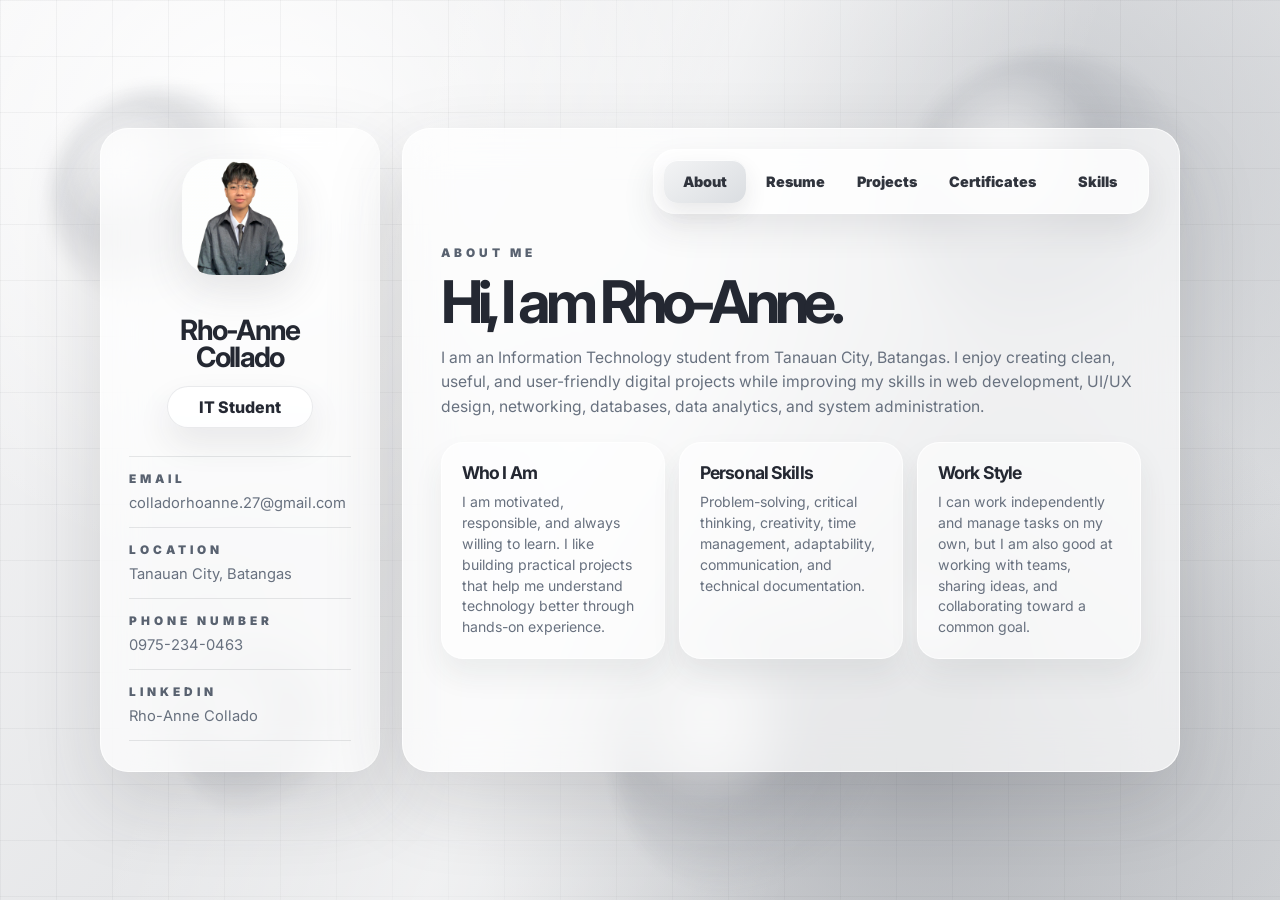
<file: index.html>
<!DOCTYPE html>
<html lang="en">
<head>
  <meta charset="UTF-8" />
  <meta name="viewport" content="width=device-width, initial-scale=1.0" />
<title>Rho-Anne Collado | Portfolio</title>
<link rel="icon" type="image/png" href="assets/favicon.png" />
  <link rel="preconnect" href="https://fonts.googleapis.com" />
  <link rel="preconnect" href="https://fonts.gstatic.com" crossorigin />
  <link href="https://fonts.googleapis.com/css2?family=Inter:wght@400;500;600;700;800;900&display=swap" rel="stylesheet" />
  <link rel="stylesheet" href="styles.css" />
</head>
<body data-page="about">
  <div class="gray-motion" aria-hidden="true"><span></span><span></span><span></span><span></span><span></span></div>

  <main class="page-wrap">
    <div class="portfolio-frame">
      <aside class="profile-card glass">
        <div class="avatar">
          <img src="assets/profile.jpg" alt="Rho-Anne Collado profile photo" onerror="this.style.display='none'" />
          <b>RC</b>
        </div>
        <h1>Rho-Anne<br />Collado</h1>
        <div class="role-pill">IT Student</div>
        <div class="profile-list">
          <div><span>Email</span><a href="mailto:colladorhoanne.27@gmail.com">colladorhoanne.27@gmail.com</a></div>
          <div><span>Location</span><p>Tanauan City, Batangas</p></div>
          <div><span>Phone Number</span><a href="tel:+639752340463">0975-234-0463</a></div>
          <div><span>LinkedIn</span><a href="https://www.linkedin.com/in/rho-anne-collado-09851b419/?isSelfProfile=true">Rho-Anne Collado</a></div>

        </div>
      </aside>

      <section class="content-card glass">
        <nav class="navbar" aria-label="Main navigation">
          <a href="index.html" data-page="about">About</a>
          <a href="resume.html" data-page="resume">Resume</a>
          <a href="projects.html" data-page="projects">Projects</a>
          <a href="certificates.html" data-page="certificates">Certificates</a>
          <a href="skills.html" data-page="skills">Skills</a>
        </nav>

        <div class="page-content">
          <p class="eyebrow">About Me</p>
          <h2>Hi, I am Rho-Anne.</h2>
          <p class="lead">
            I am an Information Technology student from Tanauan City, Batangas. I enjoy creating clean,
            useful, and user-friendly digital projects while improving my skills in web development,
            UI/UX design, networking, databases, data analytics, and system administration.
          </p>

          <div class="card-grid about-grid">
            <div class="mini-card">
              <h3>Who I Am</h3>
              <p>
                I am motivated, responsible, and always willing to learn. I like building practical
                projects that help me understand technology better through hands-on experience.
              </p>
            </div>
            <div class="mini-card">
              <h3>Personal Skills</h3>
              <p>
                Problem-solving, critical thinking, creativity, time management, adaptability,
                communication, and technical documentation.
              </p>
            </div>
            <div class="mini-card">
              <h3>Work Style</h3>
              <p>
                I can work independently and manage tasks on my own, but I am also good at working
                with teams, sharing ideas, and collaborating toward a common goal.
              </p>
            </div>
          </div>
        </div>
      </section>
    </div>
  </main>

  <script src="script.js"></script>
</body>
</html>
</file>
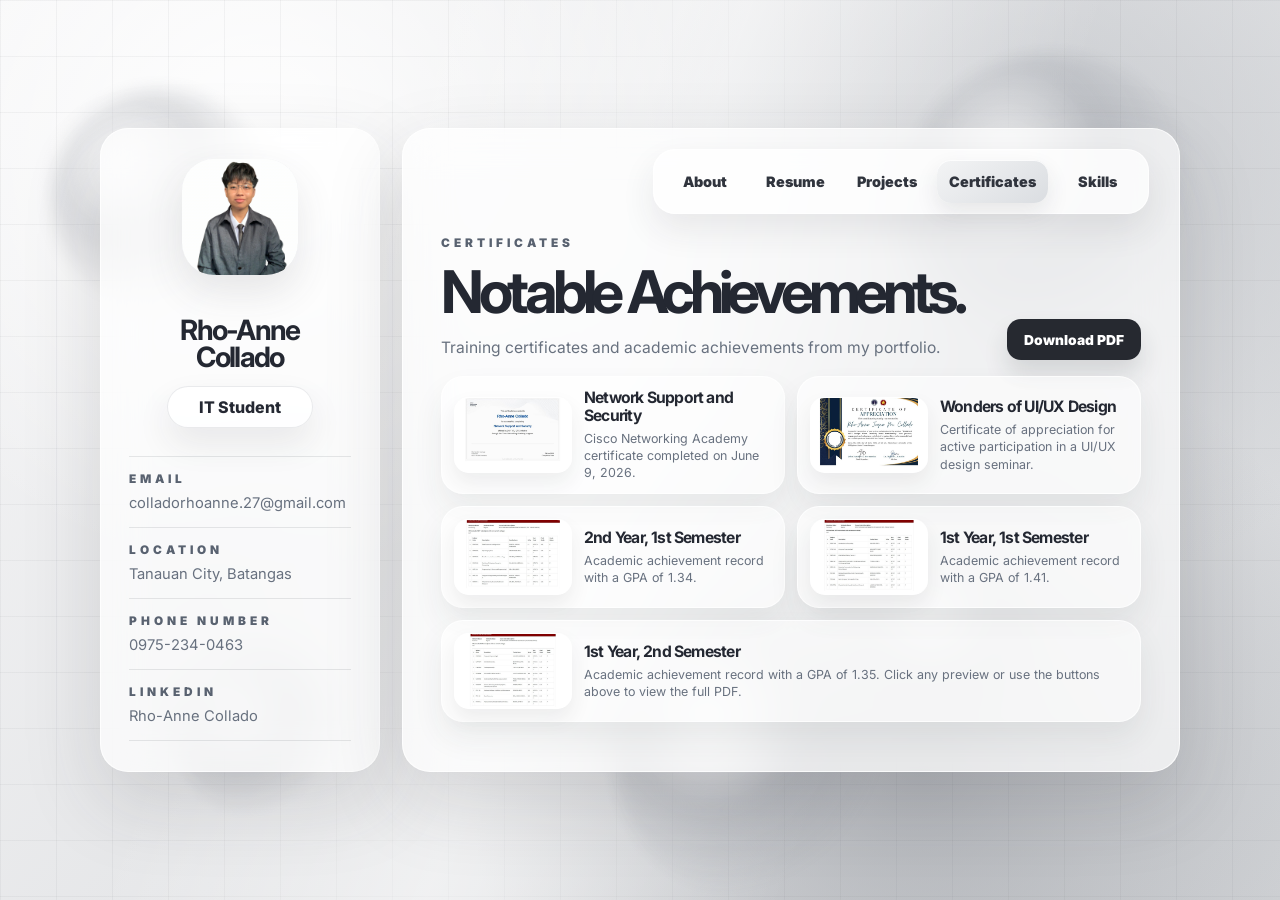
<file: certificates.html>
<!DOCTYPE html>
<html lang="en">
<head>
  <meta charset="UTF-8" />
  <meta name="viewport" content="width=device-width, initial-scale=1.0" />
<title>Rho-Anne Collado | Portfolio</title>
<link rel="icon" type="image/png" href="assets/favicon.png" />
  <link rel="preconnect" href="https://fonts.googleapis.com" />
  <link rel="preconnect" href="https://fonts.gstatic.com" crossorigin />
  <link href="https://fonts.googleapis.com/css2?family=Inter:wght@400;500;600;700;800;900&display=swap" rel="stylesheet" />
  <link rel="stylesheet" href="styles.css" />
</head>
<body data-page="certificates">
  <div class="gray-motion" aria-hidden="true"><span></span><span></span><span></span><span></span><span></span></div>

  <main class="page-wrap">
    <div class="portfolio-frame">
      <aside class="profile-card glass">
        <div class="avatar">
          <img src="assets/profile.jpg" alt="Rho-Anne Collado profile photo" onerror="this.style.display='none'" />
          <b>RC</b>
        </div>
        <h1>Rho-Anne<br />Collado</h1>
        <div class="role-pill">IT Student</div>
        <div class="profile-list">
          <div><span>Email</span><a href="mailto:colladorhoanne.27@gmail.com">colladorhoanne.27@gmail.com</a></div>
          <div><span>Location</span><p>Tanauan City, Batangas</p></div>
          <div><span>Phone Number</span><a href="tel:+639752340463">0975-234-0463</a></div>
          <div><span>LinkedIn</span><a href="https://www.linkedin.com/in/rho-anne-collado-09851b419/?isSelfProfile=true">Rho-Anne Collado</a></div>
        </div>
      </aside>

      <section class="content-card glass">
        <nav class="navbar" aria-label="Main navigation">
          <a href="index.html" data-page="about">About</a>
          <a href="resume.html" data-page="resume">Resume</a>
          <a href="projects.html" data-page="projects">Projects</a>
          <a href="certificates.html" data-page="certificates">Certificates</a>
          <a href="skills.html" data-page="skills">Skills</a>
        </nav>

        <div class="page-content compact-content">
          <div class="title-row">
            <div>
              <p class="eyebrow">Certificates</p>
              <h2>Notable Achievements.</h2>
              <p class="lead small-lead">Training certificates and academic achievements from my portfolio.</p>
            </div>
            <div class="actions cert-actions">
              <a class="button" href="assets/certificates/certificates-achievements.pdf" download="Rho-Anne-Certificates-and-Achievements.pdf">Download PDF</a>
            </div>
          </div>

          <div class="certificate-grid">
            <article class="mini-card cert-card">
              <a class="cert-thumb" href="assets/certificates/certificates-achievements.pdf" target="_blank" aria-label="Open Network Support and Security certificate">
                <img src="assets/certificates/certificate-1.jpg" alt="Network Support and Security certificate preview" />
              </a>
              <div>
                <h3>Network Support and Security</h3>
                <p>Cisco Networking Academy certificate completed on June 9, 2026.</p>
              </div>
            </article>

            <article class="mini-card cert-card">
              <a class="cert-thumb" href="assets/certificates/certificates-achievements.pdf" target="_blank" aria-label="Open UI/UX certificate">
                <img src="assets/certificates/certificate-2.jpg" alt="Wonders of UI/UX Design certificate preview" />
              </a>
              <div>
                <h3>Wonders of UI/UX Design</h3>
                <p>Certificate of appreciation for active participation in a UI/UX design seminar.</p>
              </div>
            </article>

            <article class="mini-card cert-card">
              <a class="cert-thumb" href="assets/certificates/certificates-achievements.pdf" target="_blank" aria-label="Open second year first semester achievement">
                <img src="assets/certificates/certificate-3.jpg" alt="Second year first semester grades preview" />
              </a>
              <div>
                <h3>2nd Year, 1st Semester</h3>
                <p>Academic achievement record with a GPA of 1.34.</p>
              </div>
            </article>

            <article class="mini-card cert-card">
              <a class="cert-thumb" href="assets/certificates/certificates-achievements.pdf" target="_blank" aria-label="Open first year first semester achievement">
                <img src="assets/certificates/certificate-4.jpg" alt="First year first semester grades preview" />
              </a>
              <div>
                <h3>1st Year, 1st Semester</h3>
                <p>Academic achievement record with a GPA of 1.41.</p>
              </div>
            </article>

            <article class="mini-card cert-card wide-cert">
              <a class="cert-thumb" href="assets/certificates/certificates-achievements.pdf" target="_blank" aria-label="Open first year second semester achievement">
                <img src="assets/certificates/certificate-5.jpg" alt="First year second semester grades preview" />
              </a>
              <div>
                <h3>1st Year, 2nd Semester</h3>
                <p>Academic achievement record with a GPA of 1.35. Click any preview or use the buttons above to view the full PDF.</p>
              </div>
            </article>
          </div>
        </div>
      </section>
    </div>
  </main>

  <script src="script.js"></script>
</body>
</html>
</file>
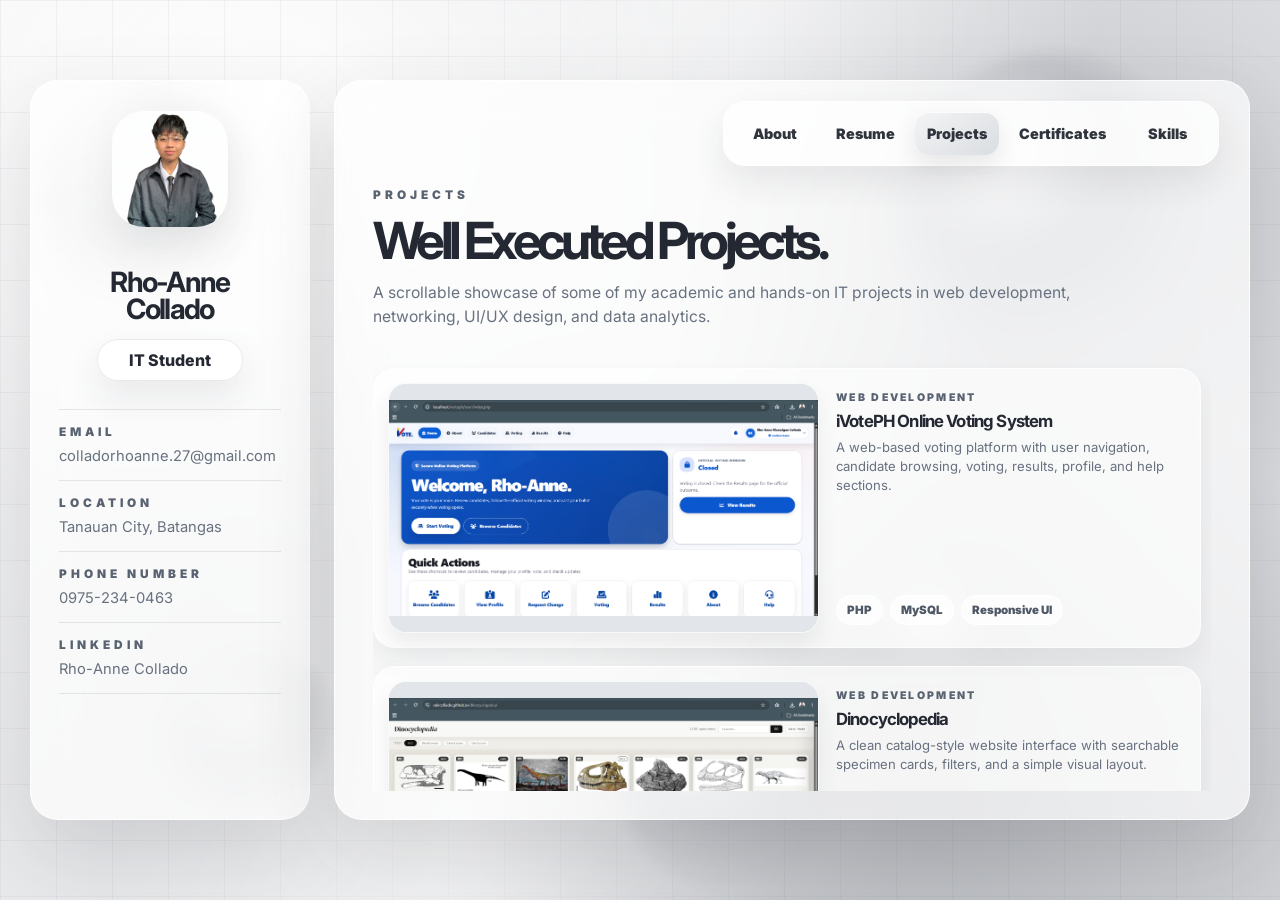
<file: projects.html>
<!DOCTYPE html>
<html lang="en">
<head>
  <meta charset="UTF-8" />
  <meta name="viewport" content="width=device-width, initial-scale=1.0" />
<title>Rho-Anne Collado | Portfolio</title>
<link rel="icon" type="image/png" href="assets/favicon.png" />
  <link rel="preconnect" href="https://fonts.googleapis.com" />
  <link rel="preconnect" href="https://fonts.gstatic.com" crossorigin />
  <link href="https://fonts.googleapis.com/css2?family=Inter:wght@400;500;600;700;800;900&display=swap" rel="stylesheet" />
  <link rel="stylesheet" href="styles.css" />
</head>
<body data-page="projects">
  <div class="gray-motion" aria-hidden="true"><span></span><span></span><span></span><span></span><span></span></div>

  <main class="page-wrap projects-page-wrap">
    <div class="portfolio-frame projects-frame">
      <aside class="profile-card glass">
        <div class="avatar">
          <img src="assets/profile.jpg" alt="Rho-Anne Collado profile photo" onerror="this.style.display='none'" />
          <b>RC</b>
        </div>
        <h1>Rho-Anne<br />Collado</h1>
        <div class="role-pill">IT Student</div>
        <div class="profile-list">
          <div><span>Email</span><a href="mailto:colladorhoanne.27@gmail.com">colladorhoanne.27@gmail.com</a></div>
          <div><span>Location</span><p>Tanauan City, Batangas</p></div>
          <div><span>Phone Number</span><a href="tel:+639752340463">0975-234-0463</a></div>
          <div><span>LinkedIn</span><a href="https://www.linkedin.com/in/rho-anne-collado-09851b419/?isSelfProfile=true">Rho-Anne Collado</a></div>
        </div>
      </aside>

      <section class="content-card projects-card glass">
        <nav class="navbar" aria-label="Main navigation">
          <a href="index.html" data-page="about">About</a>
          <a href="resume.html" data-page="resume">Resume</a>
          <a href="projects.html" data-page="projects">Projects</a>
          <a href="certificates.html" data-page="certificates">Certificates</a>
          <a href="skills.html" data-page="skills">Skills</a>
        </nav>

        <div class="page-content projects-content compact-content">
          <p class="eyebrow">Projects</p>
          <h2>Well Executed Projects.</h2>
          <p class="lead small-lead">
            A scrollable showcase of some of my academic and hands-on IT projects in web development, networking, UI/UX design, and data analytics.
          </p>

          <div class="projects-scroll" aria-label="Project gallery">
            <article class="project-showcase mini-card">
              <figure class="project-shot"><img src="assets/projects/ivoteph.png" alt="iVotePH online voting system screenshot" /></figure>
              <div class="project-body">
                <div class="project-label">Web Development</div>
                <h3>iVotePH Online Voting System</h3>
                <p>A web-based voting platform with user navigation, candidate browsing, voting, results, profile, and help sections.</p>
                <div class="project-tags"><span>PHP</span><span>MySQL</span><span>Responsive UI</span></div>
              </div>
            </article>

            <article class="project-showcase mini-card">
              <figure class="project-shot"><img src="assets/projects/dinocyclopedia.png" alt="Dinocyclopedia website screenshot" /></figure>
              <div class="project-body">
                <div class="project-label">Web Development</div>
                <h3>Dinocyclopedia</h3>
                <p>A clean catalog-style website interface with searchable specimen cards, filters, and a simple visual layout.</p>
                <div class="project-tags"><span>HTML</span><span>CSS</span><span>JavaScript</span></div>
              </div>
            </article>

            <article class="project-showcase mini-card">
              <figure class="project-shot"><img src="assets/projects/oshiropc.png" alt="Oshiro PC builder website screenshot" /></figure>
              <div class="project-body">
                <div class="project-label">Web Development</div>
                <h3>Oshiro PC</h3>
                <p>A PC builder website concept for configuring, comparing, and ordering computer components.</p>
                <div class="project-tags"><span>Web UI</span><span>Builder</span><span>E-commerce</span></div>
              </div>
            </article>

            <article class="project-showcase mini-card">
              <figure class="project-shot"><img src="assets/projects/powerbi-hotwheels.png" alt="Power BI Hot Wheels sales dashboard screenshot" /></figure>
              <div class="project-body">
                <div class="project-label">Data Analytics</div>
                <h3>Hot Wheels Sales Dashboard</h3>
                <p>A Power BI dashboard presenting sales, profit, category performance, regional revenue, product tables, and trend visuals.</p>
                <div class="project-tags"><span>Power BI</span><span>Reports</span><span>Dashboard</span></div>
              </div>
            </article>

            <article class="project-showcase mini-card">
              <figure class="project-shot"><img src="assets/projects/figma-web-design.png" alt="Figma iVotePH prototype flow screenshot" /></figure>
              <div class="project-body">
                <div class="project-label">UI/UX Design</div>
                <h3>iVotePH Figma Prototype</h3>
                <p>Prototype screens, user flows, and interface layouts for dashboard, profile, candidates, voting, ballot, results, and help pages.</p>
                <div class="project-tags"><span>Figma</span><span>Prototype</span><span>User Flow</span></div>
              </div>
            </article>

            <article class="project-showcase mini-card">
              <figure class="project-shot"><img src="assets/projects/figma-logo&cc.png" alt="Figma logo and calling card design screenshot" /></figure>
              <div class="project-body">
                <div class="project-label">Graphic Design</div>
                <h3>Logo & Calling Card Design</h3>
                <p>Personal branding design work made in Figma, including logo exploration and a clean calling card layout.</p>
                <div class="project-tags"><span>Figma</span><span>Branding</span><span>Layout</span></div>
              </div>
            </article>

            <article class="project-showcase mini-card">
              <figure class="project-shot"><img src="assets/projects/packet-tracer-vlan-floor.png" alt="Cisco Packet Tracer VLAN floor topology screenshot" /></figure>
              <div class="project-body">
                <div class="project-label">Networking</div>
                <h3>VLAN Floor Network Topology</h3>
                <p>Cisco Packet Tracer topology practice using VLAN grouping, IP addressing, default gateways, switch ports, and multiple floors.</p>
                <div class="project-tags"><span>Cisco PT</span><span>VLAN</span><span>IP Addressing</span></div>
              </div>
            </article>

            <article class="project-showcase mini-card">
              <figure class="project-shot"><img src="assets/projects/packet-tracer-trunking.png" alt="Cisco Packet Tracer trunking project screenshot" /></figure>
              <div class="project-body">
                <div class="project-label">Networking</div>
                <h3>VLAN Trunking Simulation</h3>
                <p>A Packet Tracer activity focused on VLAN segmentation, trunk links, routers, switches, servers, and end-device connectivity.</p>
                <div class="project-tags"><span>Trunking</span><span>VLAN</span><span>Simulation</span></div>
              </div>
            </article>

            <article class="project-showcase mini-card">
              <figure class="project-shot"><img src="assets/projects/packet-tracer-static-routing.png" alt="Cisco Packet Tracer static routing project screenshot" /></figure>
              <div class="project-body">
                <div class="project-label">Networking</div>
                <h3>Static Routing Simulation</h3>
                <p>Network simulation work involving routers, subnet addressing, gateways, and connectivity testing using ICMP packets.</p>
                <div class="project-tags"><span>Static Routing</span><span>Routers</span><span>ICMP</span></div>
              </div>
            </article>
          </div>
        </div>
      </section>
    </div>
  </main>

  <script src="script.js"></script>
</body>
</html>
</file>
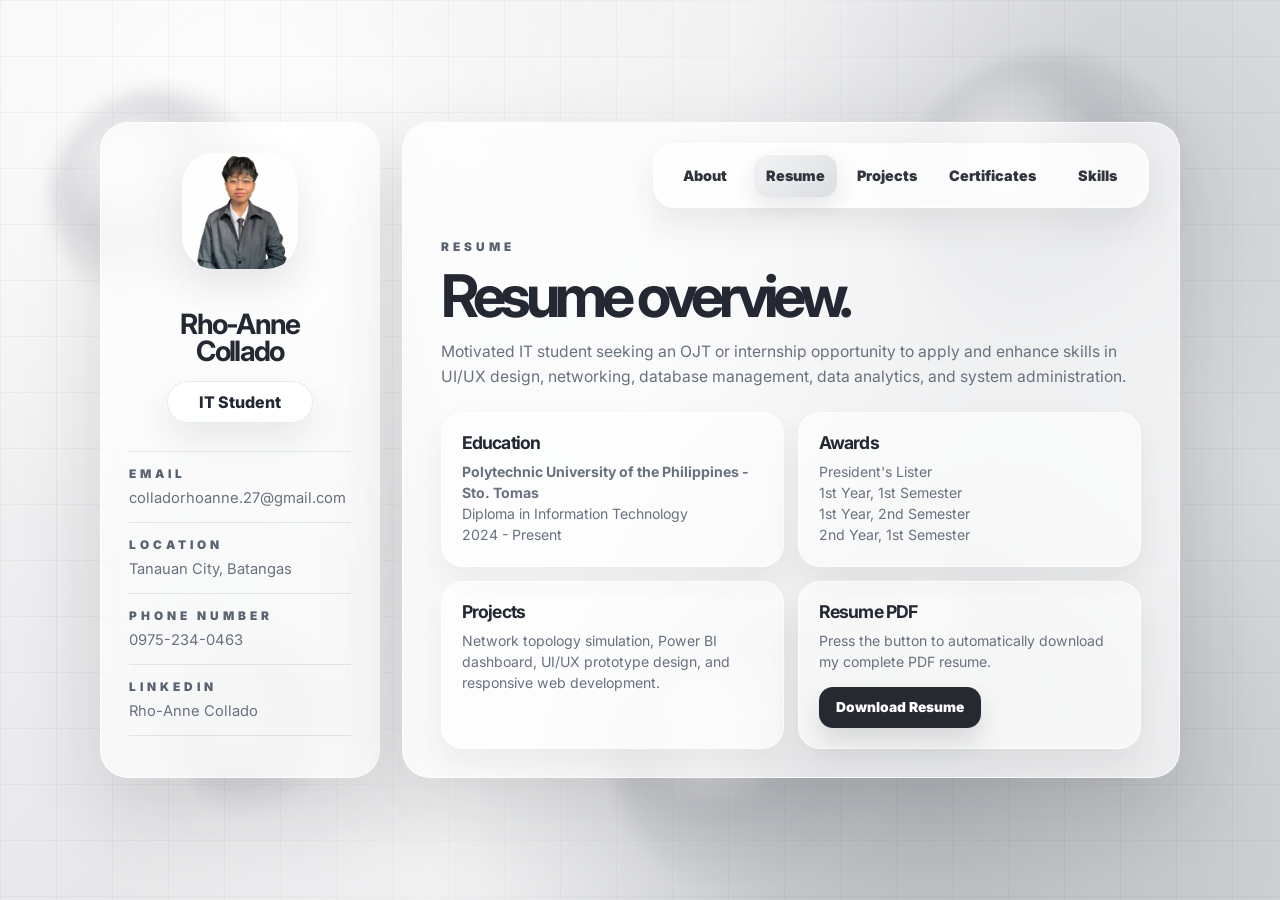
<file: resume.html>
<!DOCTYPE html>
<html lang="en">
<head>
  <meta charset="UTF-8" />
  <meta name="viewport" content="width=device-width, initial-scale=1.0" />
<title>Rho-Anne Collado | Portfolio</title>
<link rel="icon" type="image/png" href="assets/favicon.png" />
  <link rel="preconnect" href="https://fonts.googleapis.com" />
  <link rel="preconnect" href="https://fonts.gstatic.com" crossorigin />
  <link href="https://fonts.googleapis.com/css2?family=Inter:wght@400;500;600;700;800;900&display=swap" rel="stylesheet" />
  <link rel="stylesheet" href="styles.css" />
</head>
<body data-page="resume">
  <div class="gray-motion" aria-hidden="true"><span></span><span></span><span></span><span></span><span></span></div>

  <main class="page-wrap">
    <div class="portfolio-frame">
      <aside class="profile-card glass">
        <div class="avatar">
          <img src="assets/profile.jpg" alt="Rho-Anne Collado profile photo" onerror="this.style.display='none'" />
          <b>RC</b>
        </div>
        <h1>Rho-Anne<br />Collado</h1>
        <div class="role-pill">IT Student</div>
        <div class="profile-list">
          <div><span>Email</span><a href="mailto:colladorhoanne.27@gmail.com">colladorhoanne.27@gmail.com</a></div>
          <div><span>Location</span><p>Tanauan City, Batangas</p></div>
          <div><span>Phone Number</span><a href="tel:+639752340463">0975-234-0463</a></div>
          <div><span>LinkedIn</span><a href="https://www.linkedin.com/in/rho-anne-collado-09851b419/?isSelfProfile=true">Rho-Anne Collado</a></div>
        </div>
      </aside>

      <section class="content-card glass">
        <nav class="navbar" aria-label="Main navigation">
          <a href="index.html" data-page="about">About</a>
          <a href="resume.html" data-page="resume">Resume</a>
          <a href="projects.html" data-page="projects">Projects</a>
          <a href="certificates.html" data-page="certificates">Certificates</a>
          <a href="skills.html" data-page="skills">Skills</a>
        </nav>

        <div class="page-content">
          <p class="eyebrow">Resume</p>
          <h2>Resume overview.</h2>
          <p class="lead">
            Motivated IT student seeking an OJT or internship opportunity to apply and enhance skills in
            UI/UX design, networking, database management, data analytics, and system administration.
          </p>

          <div class="card-grid resume-grid">
            <div class="mini-card">
              <h3>Education</h3>
              <p><b>Polytechnic University of the Philippines - Sto. Tomas</b><br />Diploma in Information Technology<br />2024 - Present</p>
            </div>
            <div class="mini-card">
              <h3>Awards</h3>
              <p>President's Lister<br />1st Year, 1st Semester<br />1st Year, 2nd Semester<br />2nd Year, 1st Semester</p>
            </div>
            <div class="mini-card">
              <h3>Projects</h3>
              <p>Network topology simulation, Power BI dashboard, UI/UX prototype design, and responsive web development.</p>
            </div>
            <div class="mini-card">
              <h3>Resume PDF</h3>
              <p>Press the button to automatically download my complete PDF resume.</p>
              <div class="actions">
                <button class="button" type="button" data-download-resume>Download Resume</button>
                <noscript><a class="button" href="assets/Resume_Collado.pdf" download="Rho-Anne-Collado-Resume.pdf">Download Resume</a></noscript>
              </div>
            </div>
          </div>
        </div>
      </section>
    </div>
  </main>

  <script src="script.js"></script>
</body>
</html>
</file>
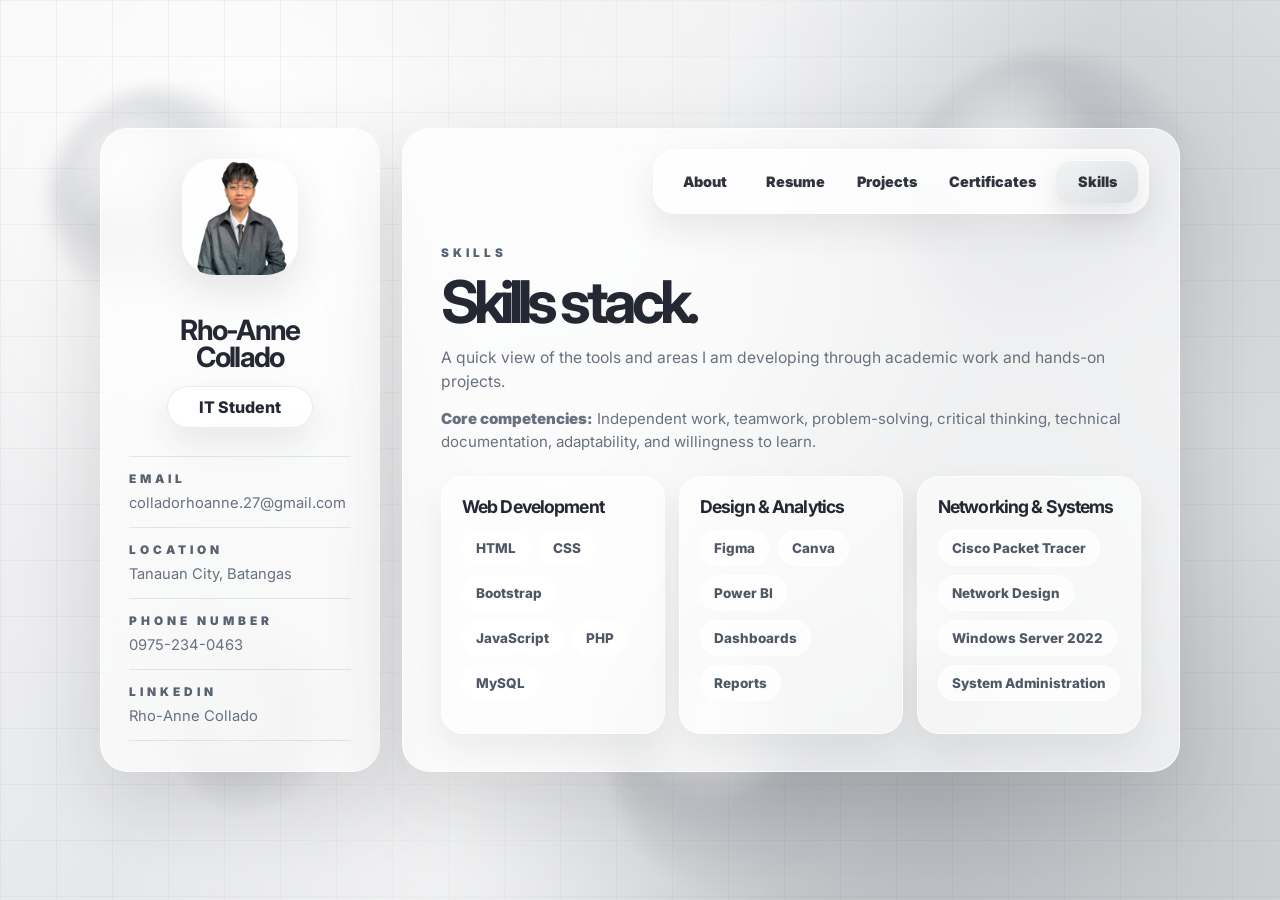
<file: skills.html>
<!DOCTYPE html>
<html lang="en">
<head>
  <meta charset="UTF-8" />
  <meta name="viewport" content="width=device-width, initial-scale=1.0" />
<title>Rho-Anne Collado | Portfolio</title>
<link rel="icon" type="image/png" href="assets/favicon.png" />
  <link rel="preconnect" href="https://fonts.googleapis.com" />
  <link rel="preconnect" href="https://fonts.gstatic.com" crossorigin />
  <link href="https://fonts.googleapis.com/css2?family=Inter:wght@400;500;600;700;800;900&display=swap" rel="stylesheet" />
  <link rel="stylesheet" href="styles.css" />
</head>
<body data-page="skills">
  <div class="gray-motion" aria-hidden="true"><span></span><span></span><span></span><span></span><span></span></div>

  <main class="page-wrap">
    <div class="portfolio-frame">
      <aside class="profile-card glass">
        <div class="avatar">
          <img src="assets/profile.jpg" alt="Rho-Anne Collado profile photo" onerror="this.style.display='none'" />
          <b>RC</b>
        </div>
        <h1>Rho-Anne<br />Collado</h1>
        <div class="role-pill">IT Student</div>
        <div class="profile-list">
          <div><span>Email</span><a href="mailto:colladorhoanne.27@gmail.com">colladorhoanne.27@gmail.com</a></div>
          <div><span>Location</span><p>Tanauan City, Batangas</p></div>
          <div><span>Phone Number</span><a href="tel:+639752340463">0975-234-0463</a></div>
          <div><span>LinkedIn</span><a href="https://www.linkedin.com/in/rho-anne-collado-09851b419/?isSelfProfile=true">Rho-Anne Collado</a></div>
        </div>
      </aside>

      <section class="content-card glass">
        <nav class="navbar" aria-label="Main navigation">
          <a href="index.html" data-page="about">About</a>
          <a href="resume.html" data-page="resume">Resume</a>
          <a href="projects.html" data-page="projects">Projects</a>
          <a href="certificates.html" data-page="certificates">Certificates</a>
          <a href="skills.html" data-page="skills">Skills</a>
        </nav>

        <div class="page-content skills-page-content">
          <p class="eyebrow">Skills</p>
          <h2>Skills stack.</h2>
          <p class="lead">A quick view of the tools and areas I am developing through academic work and hands-on projects.</p>

          <div class="core-competencies">
            <b>Core competencies:</b>
            Independent work, teamwork, problem-solving, critical thinking, technical documentation, adaptability, and willingness to learn.
          </div>

          <div class="skills-three-grid">
            <div class="mini-card skill-card">
              <h3>Web Development</h3>
              <div class="skill-cloud">
                <span>HTML</span>
                <span>CSS</span>
                <span>Bootstrap</span>
                <span>JavaScript</span>
                <span>PHP</span>
                <span>MySQL</span>
              </div>
            </div>

            <div class="mini-card skill-card">
              <h3>Design & Analytics</h3>
              <div class="skill-cloud">
                <span>Figma</span>
                <span>Canva</span>
                <span>Power BI</span>
                <span>Dashboards</span>
                <span>Reports</span>
              </div>
            </div>

            <div class="mini-card skill-card">
              <h3>Networking & Systems</h3>
              <div class="skill-cloud">
                <span>Cisco Packet Tracer</span>
                <span>Network Design</span>
                <span>Windows Server 2022</span>
                <span>System Administration</span>
              </div>
            </div>
          </div>
        </div>
      </section>
    </div>
  </main>

  <script src="script.js"></script>
</body>
</html>
</file>
<file: styles.css>
:root {
  --ink: #242832;
  --muted: #68717f;
  --line: rgba(120, 126, 136, 0.18);
  --glass: rgba(255, 255, 255, 0.68);
  --card: rgba(255, 255, 255, 0.58);
  --shadow: 0 30px 80px rgba(45, 48, 55, 0.15);
  --soft-shadow: 0 16px 34px rgba(45, 48, 55, 0.09);
}

* {
  box-sizing: border-box;
  margin: 0;
  padding: 0;
}

html {
  min-height: 100%;
}

body {
  min-height: 100vh;
  overflow-x: hidden;
  overflow-y: auto;
  font-family: "Inter", system-ui, -apple-system, BlinkMacSystemFont, "Segoe UI", sans-serif;
  color: var(--ink);
  background: #e5e6e8;
}

body::before {
  content: "";
  position: fixed;
  inset: 0;
  z-index: -5;
  background:
    linear-gradient(rgba(88, 92, 100, 0.06) 1px, transparent 1px),
    linear-gradient(90deg, rgba(88, 92, 100, 0.06) 1px, transparent 1px),
    radial-gradient(circle at 20% 16%, rgba(255, 255, 255, 0.95), transparent 34%),
    radial-gradient(circle at 82% 20%, rgba(188, 191, 196, 0.72), transparent 32%),
    radial-gradient(circle at 72% 85%, rgba(120, 124, 132, 0.42), transparent 38%),
    linear-gradient(135deg, #f7f7f8, #d3d5d8);
  background-size: 56px 56px, 56px 56px, auto, auto, auto, auto;
  animation: gridSlide 18s linear infinite;
}

body::after {
  content: "";
  position: fixed;
  inset: -45% -25%;
  z-index: -4;
  pointer-events: none;
  background: linear-gradient(110deg, transparent 35%, rgba(255, 255, 255, 0.50) 48%, transparent 62%);
  animation: lightSweep 9s ease-in-out infinite;
}

.gray-motion {
  position: fixed;
  inset: 0;
  z-index: -3;
  overflow: hidden;
  pointer-events: none;
}

.gray-motion span {
  position: absolute;
  display: block;
  width: 220px;
  height: 220px;
  border-radius: 999px;
  background: radial-gradient(circle at 35% 35%, rgba(255, 255, 255, 0.80), rgba(145, 149, 158, 0.28), transparent 70%);
  filter: blur(8px);
  opacity: 0.95;
  animation: floatOrb 8s ease-in-out infinite alternate;
}

.gray-motion span:nth-child(1) { left: 4%; top: 10%; animation-duration: 9s; }
.gray-motion span:nth-child(2) { right: 6%; top: 6%; width: 300px; height: 300px; animation-duration: 11s; animation-delay: -2s; }
.gray-motion span:nth-child(3) { left: 48%; bottom: 0%; width: 280px; height: 280px; animation-duration: 10s; animation-delay: -5s; }
.gray-motion span:nth-child(4) { left: 14%; bottom: 9%; width: 165px; height: 165px; animation-duration: 8s; animation-delay: -3s; }
.gray-motion span:nth-child(5) { right: 18%; bottom: 18%; width: 185px; height: 185px; animation-duration: 7s; animation-delay: -1s; }

@keyframes floatOrb {
  from { transform: translate3d(-22px, -16px, 0) scale(0.96); }
  to { transform: translate3d(42px, 34px, 0) scale(1.08); }
}

@keyframes lightSweep {
  0%, 100% { transform: translateX(-20%) rotate(0deg); opacity: 0.35; }
  50% { transform: translateX(18%) rotate(4deg); opacity: 0.9; }
}

@keyframes gridSlide {
  from { background-position: 0 0, 0 0, center, center, center, center; }
  to { background-position: 56px 56px, 56px 56px, center, center, center, center; }
}

.page-wrap {
  min-height: 100vh;
  width: 100%;
  display: grid;
  place-items: center;
  padding: 24px;
}

.portfolio-frame {
  width: min(1080px, 100%);
  display: grid;
  grid-template-columns: 280px minmax(0, 1fr);
  gap: 22px;
  align-items: stretch;
}

.glass {
  background: var(--glass);
  border: 1px solid rgba(255, 255, 255, 0.76);
  box-shadow: var(--shadow);
  backdrop-filter: blur(22px);
  -webkit-backdrop-filter: blur(22px);
}

.profile-card,
.content-card {
  min-height: 575px;
  border-radius: 28px;
}

.profile-card {
  padding: 30px 28px;
  display: flex;
  flex-direction: column;
  align-items: center;
  text-align: center;
}

.avatar {
  width: 124px;
  height: 124px;
  border-radius: 34px;
  display: grid;
  place-items: center;
  position: relative;
  overflow: hidden;
  background: linear-gradient(145deg, #f0f0f1, #cfd2d6);
  box-shadow: inset 0 1px 0 rgba(255, 255, 255, 0.82), 0 18px 38px rgba(65, 68, 75, 0.12);
}

.avatar img {
  width: 100%;
  height: 100%;
  object-fit: cover;
  position: absolute;
  inset: 0;
  z-index: 2;
}

.avatar b {
  font-size: 2.15rem;
  letter-spacing: -0.08em;
  color: #5d6570;
}

.profile-card h1 {
  margin-top: 22px;
  font-size: 1.75rem;
  line-height: 0.96;
  letter-spacing: -0.06em;
}

.role-pill {
  margin-top: 16px;
  min-width: 146px;
  padding: 10px 16px;
  border-radius: 999px;
  background: rgba(255, 255, 255, 0.78);
  border: 1px solid rgba(120, 126, 137, 0.16);
  box-shadow: var(--soft-shadow);
  font-weight: 800;
}

.profile-list {
  width: 100%;
  margin-top: 28px;
  text-align: left;
}

.profile-list div {
  padding: 15px 0;
  border-top: 1px solid var(--line);
}

.profile-list div:last-child {
  border-bottom: 1px solid var(--line);
}

.profile-list span,
.eyebrow {
  display: block;
  color: #596270;
  font-size: 0.74rem;
  font-weight: 900;
  letter-spacing: 0.34em;
  text-transform: uppercase;
}

.profile-list a,
.profile-list p {
  margin-top: 8px;
  display: block;
  color: var(--muted);
  text-decoration: none;
  font-size: 0.92rem;
  overflow-wrap: anywhere;
}

.content-card {
  position: relative;
  padding: 20px 30px 28px;
}

.navbar {
  width: fit-content;
  max-width: 100%;
  margin-left: auto;
  padding: 10px;
  display: flex;
  gap: 8px;
  align-items: center;
  border-radius: 22px;
  background: rgba(255, 255, 255, 0.74);
  border: 1px solid rgba(255, 255, 255, 0.82);
  box-shadow: var(--soft-shadow);
}

.navbar a {
  min-width: 82px;
  padding: 13px 12px;
  border-radius: 14px;
  text-align: center;
  color: #30343d;
  text-decoration: none;
  font-weight: 900;
  font-size: 0.9rem;
  transition: transform 0.2s ease, background 0.2s ease, box-shadow 0.2s ease;
}

.navbar a:hover {
  transform: translateY(-2px);
  background: rgba(235, 236, 238, 0.84);
}

.navbar a.active {
  background: linear-gradient(145deg, #f3f4f5, #dadde1);
  box-shadow: inset 0 1px 0 rgba(255, 255, 255, 0.85), 0 10px 22px rgba(45, 48, 55, 0.10);
}

.page-content {
  padding: 32px 8px 0;
}

.page-content h2 {
  margin: 14px 0 16px;
  font-size: clamp(2.35rem, 4.6vw, 3.7rem);
  line-height: 0.95;
  letter-spacing: -0.09em;
}

.lead {
  max-width: 770px;
  color: var(--muted);
  font-size: 0.98rem;
  line-height: 1.58;
  margin-bottom: 22px;
}

.card-grid,
.split-grid {
  display: grid;
  grid-template-columns: repeat(3, minmax(0, 1fr));
  gap: 14px;
}

.resume-grid,
.two-grid {
  grid-template-columns: repeat(2, minmax(0, 1fr));
}

.two-grid {
  margin-top: 16px;
}

.mini-card {
  min-height: 126px;
  padding: 20px;
  border-radius: 22px;
  background: var(--card);
  border: 1px solid rgba(255, 255, 255, 0.74);
  box-shadow: 0 16px 30px rgba(45, 48, 55, 0.075);
}

.mini-card h3 {
  margin-bottom: 10px;
  font-size: 1.1rem;
  line-height: 1.1;
  letter-spacing: -0.05em;
}

.mini-card p {
  color: var(--muted);
  font-size: 0.88rem;
  line-height: 1.48;
}

.wide-card {
  grid-column: span 2;
}

.horizontal-card {
  min-height: 0;
  display: flex;
  align-items: center;
  justify-content: space-between;
  gap: 14px;
}

.list-stack {
  display: grid;
  gap: 14px;
}

.skill-cloud {
  display: flex;
  flex-wrap: wrap;
  gap: 9px;
  margin: 8px 0 12px;
}

.skill-cloud span {
  padding: 9px 13px;
  border-radius: 999px;
  background: rgba(255, 255, 255, 0.72);
  border: 1px solid rgba(255, 255, 255, 0.76);
  color: #4f5865;
  font-size: 0.84rem;
  font-weight: 800;
}

.actions {
  display: flex;
  flex-wrap: wrap;
  gap: 10px;
  margin-top: 14px;
}

.button {
  border: 0;
  cursor: pointer;
  display: inline-flex;
  align-items: center;
  justify-content: center;
  min-height: 41px;
  padding: 0 17px;
  border-radius: 14px;
  background: #262930;
  color: #ffffff;
  text-decoration: none;
  font: inherit;
  font-weight: 900;
  font-size: 0.86rem;
  box-shadow: 0 14px 24px rgba(38, 41, 48, 0.14);
  transition: transform 0.2s ease, box-shadow 0.2s ease;
}

.button:hover {
  transform: translateY(-2px);
  box-shadow: 0 18px 30px rgba(38, 41, 48, 0.20);
}

.button.ghost {
  background: rgba(255, 255, 255, 0.78);
  color: #262930;
  border: 1px solid rgba(127, 132, 143, 0.20);
  box-shadow: none;
}

@media (max-height: 760px) and (min-width: 981px) {
  .page-wrap { padding: 16px; }
  .portfolio-frame { width: min(1040px, 100%); gap: 18px; }
  .profile-card,
  .content-card { min-height: 540px; }
  .profile-card { padding: 24px 24px; }
  .avatar { width: 106px; height: 106px; border-radius: 30px; }
  .profile-card h1 { font-size: 1.5rem; margin-top: 18px; }
  .role-pill { margin-top: 14px; padding: 9px 15px; }
  .profile-list { margin-top: 22px; }
  .profile-list div { padding: 13px 0; }
  .content-card { padding: 18px 26px 24px; }
  .page-content { padding-top: 24px; }
  .page-content h2 { font-size: 3rem; }
  .lead { font-size: 0.92rem; line-height: 1.52; margin-bottom: 16px; }
  .mini-card { min-height: 112px; padding: 17px; }
  .mini-card p { font-size: 0.82rem; line-height: 1.42; }
}

@media (max-width: 980px) {
  .page-wrap {
    align-items: flex-start;
    padding: 20px;
  }

  .portfolio-frame {
    grid-template-columns: 1fr;
  }

  .profile-card,
  .content-card {
    min-height: 0;
  }

  .navbar {
    width: 100%;
    margin: 0;
    justify-content: center;
    flex-wrap: wrap;
  }

  .navbar a {
    flex: 1 1 130px;
    min-width: 0;
  }

  .page-content {
    padding: 28px 0 0;
  }

  .card-grid,
  .split-grid,
  .resume-grid,
  .two-grid {
    grid-template-columns: 1fr;
  }

  .wide-card {
    grid-column: auto;
  }
}

/* Certificate gallery */
.compact-content {
  padding-top: 22px;
}

.title-row {
  display: grid;
  grid-template-columns: minmax(0, 1fr) auto;
  gap: 18px;
  align-items: end;
  margin-bottom: 16px;
}

.small-lead {
  margin-bottom: 0;
}

.cert-actions {
  justify-content: flex-end;
  margin-top: 0;
  white-space: nowrap;
}

.certificate-grid {
  display: grid;
  grid-template-columns: repeat(2, minmax(0, 1fr));
  gap: 12px;
}

.cert-card {
  min-height: 98px;
  padding: 12px;
  display: grid;
  grid-template-columns: 118px minmax(0, 1fr);
  gap: 12px;
  align-items: center;
}

.cert-thumb {
  display: block;
  height: 76px;
  border-radius: 15px;
  overflow: hidden;
  border: 1px solid rgba(255, 255, 255, 0.78);
  background: rgba(255, 255, 255, 0.64);
  box-shadow: inset 0 1px 0 rgba(255, 255, 255, 0.8), 0 10px 20px rgba(45, 48, 55, 0.08);
}

.cert-thumb img {
  width: 100%;
  height: 100%;
  object-fit: cover;
  display: block;
}

.cert-card h3 {
  font-size: 0.98rem;
  margin-bottom: 6px;
}

.cert-card p {
  font-size: 0.78rem;
  line-height: 1.38;
}

.wide-cert {
  grid-column: 1 / -1;
}

@media (max-height: 760px) and (min-width: 981px) {
  .compact-content { padding-top: 18px; }
  .title-row { margin-bottom: 12px; }
  .cert-card { min-height: 86px; grid-template-columns: 104px 1fr; padding: 10px; }
  .cert-thumb { height: 64px; }
  .cert-card h3 { font-size: 0.9rem; margin-bottom: 4px; }
  .cert-card p { font-size: 0.72rem; line-height: 1.32; }
  .cert-actions .button { min-height: 36px; padding: 0 13px; font-size: 0.78rem; }
}

@media (max-width: 980px) {
  .title-row {
    grid-template-columns: 1fr;
    align-items: start;
  }

  .cert-actions {
    justify-content: flex-start;
    white-space: normal;
  }

  .certificate-grid {
    grid-template-columns: 1fr;
  }

  .wide-cert {
    grid-column: auto;
  }
}

@media (max-width: 520px) {
  .cert-card {
    grid-template-columns: 1fr;
  }

  .cert-thumb {
    height: 150px;
  }
}

/* Skills page refinement: three cards only, core competencies as text */
.skills-page-content .lead {
  margin-bottom: 12px;
}

.core-competencies {
  max-width: 820px;
  margin: 0 0 22px;
  color: var(--muted);
  font-size: 0.94rem;
  line-height: 1.55;
}

.core-competencies b {
  color: var(--text);
  font-weight: 900;
}

.skills-three-grid {
  display: grid;
  grid-template-columns: repeat(3, minmax(0, 1fr));
  gap: 14px;
}

.skill-card {
  min-height: 205px;
}

.skill-card .skill-cloud {
  margin-top: 14px;
}

@media (max-height: 760px) and (min-width: 981px) {
  .core-competencies {
    margin-bottom: 16px;
    font-size: 0.86rem;
    line-height: 1.45;
  }

  .skill-card {
    min-height: 178px;
  }

  .skill-card .skill-cloud span {
    padding: 8px 11px;
    font-size: 0.78rem;
  }
}

@media (max-width: 980px) {
  .skills-three-grid {
    grid-template-columns: 1fr;
  }

  .skill-card {
    min-height: 0;
  }
}


/* Projects page */
.projects-content .lead {
  margin-bottom: 16px;
}

.projects-grid {
  display: grid;
  grid-template-columns: repeat(2, minmax(0, 1fr));
  gap: 14px;
}

.project-card {
  min-height: 0;
  padding: 12px;
  display: grid;
  grid-template-columns: 140px minmax(0, 1fr);
  gap: 14px;
  align-items: stretch;
}

.project-preview {
  min-height: 122px;
  border-radius: 18px;
  overflow: hidden;
  background: linear-gradient(145deg, #f4f5f6, #d8dbe0);
  border: 1px solid rgba(255, 255, 255, 0.78);
  box-shadow: inset 0 1px 0 rgba(255,255,255,0.85), 0 12px 20px rgba(45,48,55,0.08);
}

.project-preview img {
  width: 100%;
  height: 100%;
  object-fit: cover;
  display: block;
}

.project-body {
  display: flex;
  flex-direction: column;
  min-width: 0;
}

.project-label {
  margin-bottom: 8px;
  color: #596270;
  font-size: 0.66rem;
  font-weight: 900;
  letter-spacing: 0.22em;
  text-transform: uppercase;
}

.project-card h3 {
  font-size: 1rem;
  margin-bottom: 8px;
}

.project-card p {
  font-size: 0.78rem;
  line-height: 1.38;
}

.project-tags {
  display: flex;
  flex-wrap: wrap;
  gap: 7px;
  margin-top: auto;
  padding-top: 10px;
}

.project-tags span {
  padding: 7px 10px;
  border-radius: 999px;
  background: rgba(255, 255, 255, 0.72);
  border: 1px solid rgba(255, 255, 255, 0.76);
  color: #4f5865;
  font-size: 0.72rem;
  font-weight: 900;
}

@media (max-height: 760px) and (min-width: 981px) {
  .page-wrap { align-items: start; }
  .navbar a { min-width: 76px; padding: 12px 10px; font-size: 0.82rem; }
  .projects-grid { gap: 12px; }
  .project-card { grid-template-columns: 118px 1fr; gap: 11px; padding: 10px; }
  .project-preview { min-height: 104px; }
  .project-card h3 { font-size: 0.9rem; margin-bottom: 6px; }
  .project-card p { font-size: 0.72rem; line-height: 1.3; }
  .project-tags span { padding: 6px 8px; font-size: 0.66rem; }
}

@media (max-width: 980px) {
  .projects-grid {
    grid-template-columns: 1fr;
  }
}

@media (max-width: 620px) {
  .project-card {
    grid-template-columns: 1fr;
  }
  .project-preview {
    min-height: 170px;
  }
}

/* Centering and scrollable Projects page fix */
.page-wrap {
  justify-items: center;
  align-items: center;
}

.portfolio-frame {
  margin-inline: auto;
}

.projects-page-wrap {
  min-height: 100vh;
  padding: 22px;
  display: flex;
  align-items: center;
  justify-content: center;
}

.projects-frame {
  width: min(1250px, calc(100vw - 48px));
  grid-template-columns: 280px minmax(0, 1fr);
  margin: 0 auto;
}

.projects-frame .profile-card,
.projects-frame .projects-card {
  height: min(760px, calc(100vh - 88px));
  min-height: 610px;
}

.projects-card {
  display: flex;
  flex-direction: column;
  overflow: hidden;
}

.projects-card .navbar {
  flex: 0 0 auto;
}

.projects-card .page-content {
  min-height: 0;
  flex: 1 1 auto;
  display: flex;
  flex-direction: column;
}

.projects-card .page-content h2 {
  font-size: clamp(2.3rem, 4vw, 3.55rem);
}

.projects-scroll {
  min-height: 0;
  flex: 1 1 auto;
  overflow-y: auto;
  overflow-x: hidden;
  padding: 2px 8px 4px 0;
  margin-top: 18px;
  display: grid;
  grid-template-columns: repeat(2, minmax(0, 1fr));
  gap: 14px;
  scrollbar-width: thin;
  scrollbar-color: rgba(105, 111, 120, 0.42) rgba(255, 255, 255, 0.35);
}

.projects-scroll::-webkit-scrollbar {
  width: 9px;
}

.projects-scroll::-webkit-scrollbar-track {
  background: rgba(255, 255, 255, 0.36);
  border-radius: 999px;
}

.projects-scroll::-webkit-scrollbar-thumb {
  background: rgba(105, 111, 120, 0.42);
  border-radius: 999px;
}

.project-showcase {
  min-height: 250px;
  padding: 12px;
  display: grid;
  grid-template-columns: 46% minmax(0, 1fr);
  gap: 15px;
  align-items: stretch;
}

.project-shot {
  height: 100%;
  min-height: 208px;
  border-radius: 18px;
  overflow: hidden;
  background: linear-gradient(145deg, #f4f5f6, #d8dbe0);
  border: 1px solid rgba(255, 255, 255, 0.78);
  box-shadow: inset 0 1px 0 rgba(255,255,255,0.85), 0 12px 20px rgba(45,48,55,0.08);
}

.project-shot img {
  width: 100%;
  height: 100%;
  object-fit: cover;
  display: block;
}

.project-showcase .project-body {
  justify-content: center;
}

.project-showcase h3 {
  font-size: 1.05rem;
  line-height: 1.08;
  margin-bottom: 8px;
}

.project-showcase p {
  font-size: 0.82rem;
  line-height: 1.42;
}

@media (max-height: 760px) and (min-width: 981px) {
  .projects-frame .profile-card,
  .projects-frame .projects-card {
    height: calc(100vh - 44px);
    min-height: 560px;
  }

  .projects-scroll {
    gap: 12px;
  }

  .project-showcase {
    min-height: 218px;
    grid-template-columns: 44% 1fr;
    gap: 12px;
  }

  .project-shot {
    min-height: 188px;
  }

  .project-showcase h3 {
    font-size: 0.95rem;
  }

  .project-showcase p {
    font-size: 0.74rem;
  }
}

@media (max-width: 1120px) {
  .projects-scroll {
    grid-template-columns: 1fr;
  }
}

@media (max-width: 980px) {
  .projects-page-wrap {
    align-items: flex-start;
    padding: 18px;
  }

  .projects-frame {
    width: 100%;
    grid-template-columns: 1fr;
  }

  .projects-frame .profile-card,
  .projects-frame .projects-card {
    height: auto;
    min-height: 0;
  }

  .projects-card {
    overflow: visible;
  }

  .projects-scroll {
    max-height: none;
    overflow: visible;
  }
}

@media (max-width: 650px) {
  .project-showcase {
    grid-template-columns: 1fr;
  }

  .project-shot {
    min-height: 190px;
  }
}
body[data-page="projects"] .projects-page-wrap {
  min-height: 100vh;
  padding: 24px;
  display: flex;
  align-items: center;
  justify-content: center;
}

body[data-page="projects"] .projects-frame {
  width: min(1220px, calc(100vw - 48px));
  margin-inline: auto;
  grid-template-columns: 280px minmax(0, 1fr);
  gap: 24px;
}

body[data-page="projects"] .projects-card,
body[data-page="projects"] .profile-card {
  height: min(740px, calc(100vh - 78px));
  min-height: 610px;
}

body[data-page="projects"] .projects-card {
  overflow: hidden;
}

body[data-page="projects"] .projects-scroll {
  flex: 1;
  min-height: 0;
  overflow-y: auto;
  overflow-x: hidden;
  display: grid;
  grid-template-columns: 1fr;
  gap: 18px;
  padding: 4px 10px 8px 0;
}

body[data-page="projects"] .project-showcase {
  min-height: 280px;
  grid-template-columns: 54% minmax(0, 1fr);
  padding: 14px;
}

body[data-page="projects"] .project-shot {
  min-height: 250px;
  background: #e2e5e9;
  display: flex;
  align-items: center;
  justify-content: center;
}

body[data-page="projects"] .project-shot img {
  width: 100%;
  height: 100%;
  object-fit: contain;
  background: #e2e5e9;
}

body[data-page="projects"] .project-body {
  padding: 8px 2px;
}

@media (max-width: 980px) {
  body[data-page="projects"] .projects-page-wrap {
    align-items: flex-start;
    padding: 18px;
  }

  body[data-page="projects"] .projects-frame {
    width: 100%;
    grid-template-columns: 1fr;
  }

  body[data-page="projects"] .projects-card,
  body[data-page="projects"] .profile-card {
    height: auto;
    min-height: 0;
  }

  body[data-page="projects"] .projects-card {
    overflow: visible;
  }

  body[data-page="projects"] .projects-scroll {
    overflow: visible;
  }

  body[data-page="projects"] .project-showcase {
    grid-template-columns: 1fr;
  }
}
.avatar {
  width: 116px;
  height: 116px;
  margin: 0 auto 20px;
  border-radius: 32px;
  overflow: hidden;
  display: grid;
  place-items: center;
  background: linear-gradient(145deg, #e8eaed, #cfd3d8);
}

.avatar img {
  width: 100%;
  height: 100%;
  object-fit: cover;
}

.avatar b {
  display: none;
}
</file>
